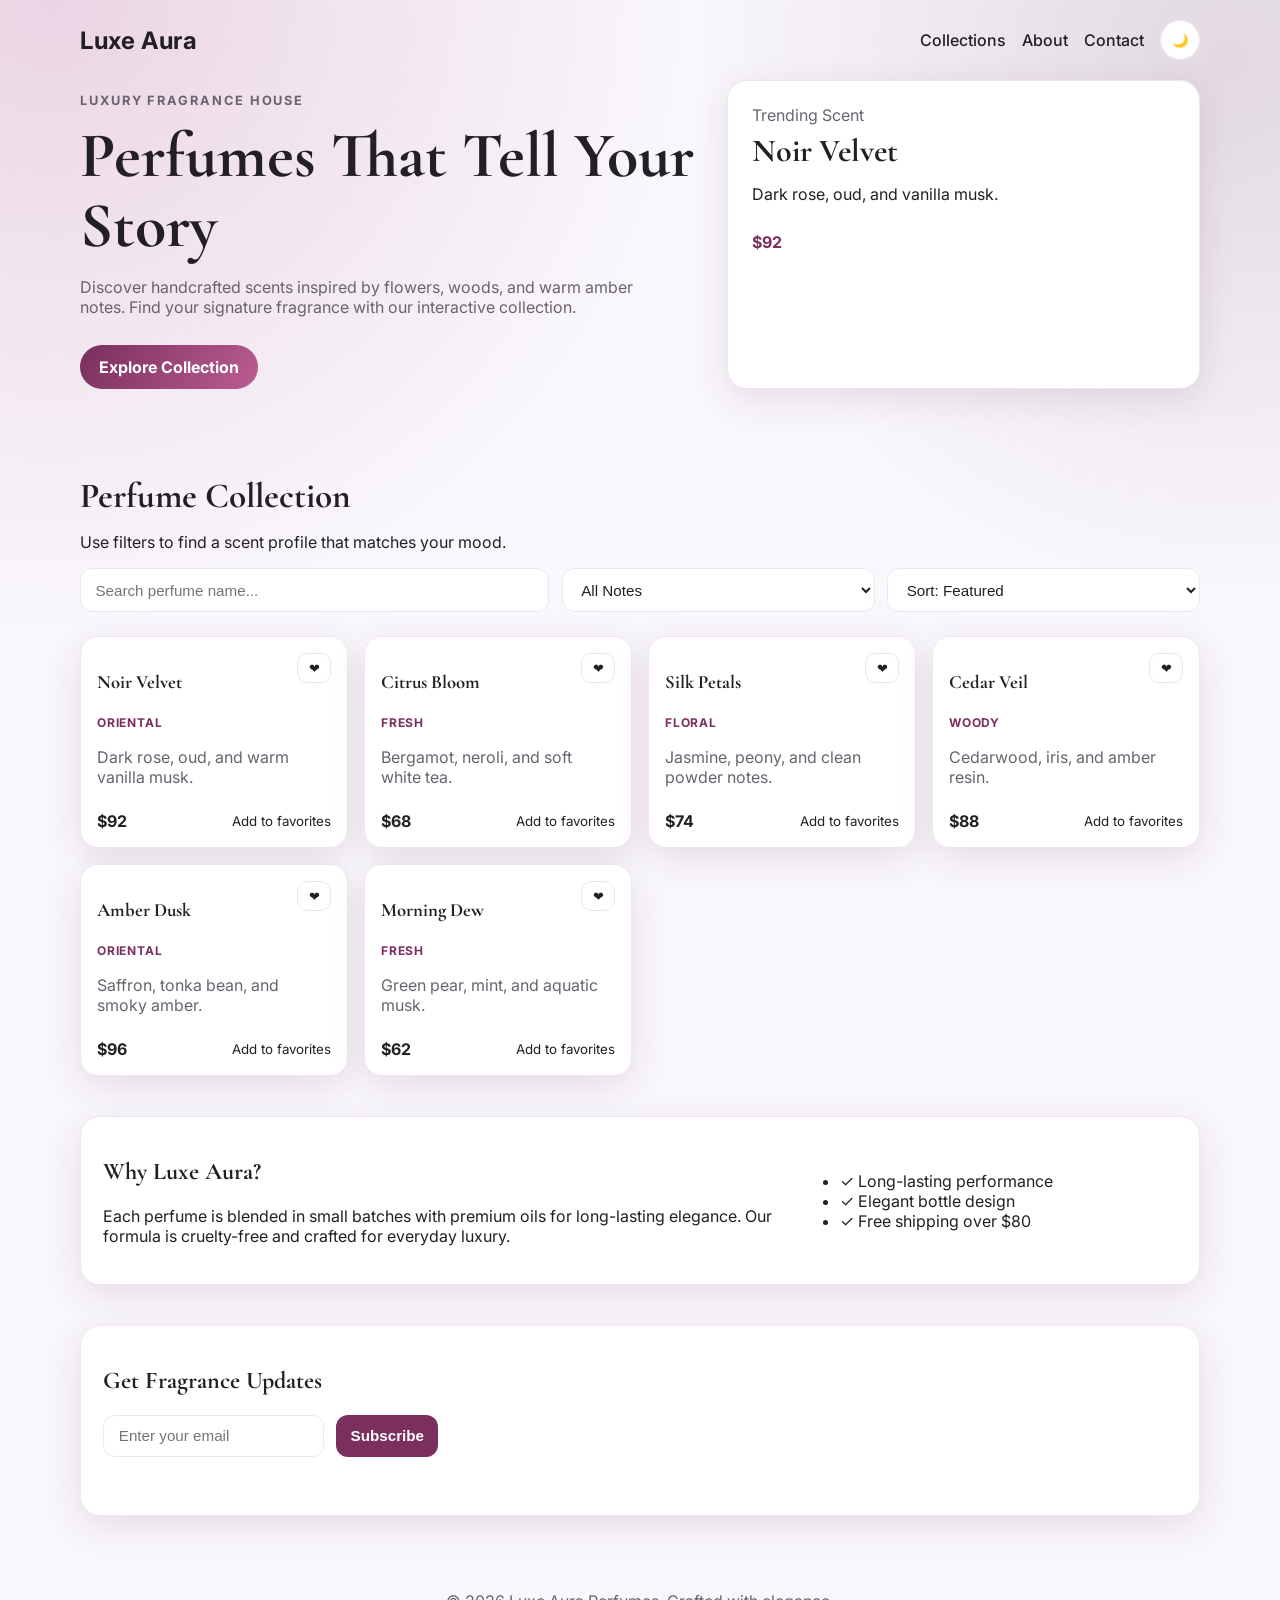
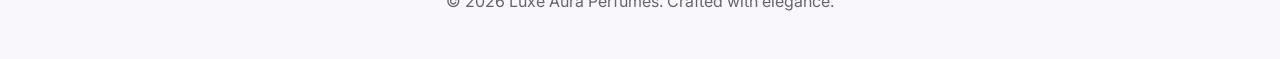
<file: index.html>
<!DOCTYPE html>
<html lang="en">
<head>
  <meta charset="UTF-8" />
  <meta name="viewport" content="width=device-width, initial-scale=1.0" />
  <title>Luxe Aura Perfumes</title>
  <meta name="description" content="An elegant perfume showcase with filtering, favorites, and interactive effects." />
  <link rel="preconnect" href="https://fonts.googleapis.com" />
  <link rel="preconnect" href="https://fonts.gstatic.com" crossorigin />
  <link href="https://fonts.googleapis.com/css2?family=Cormorant+Garamond:wght@500;700&family=Inter:wght@400;500;600;700&display=swap" rel="stylesheet" />
  <link rel="stylesheet" href="styles.css" />
</head>
<body>
  <div class="bg-glow" aria-hidden="true" ></div>

  <header class="site-header" id="top">
    <nav class="nav container">
      <a class="logo" href="#top">Luxe Aura</a>
      <div class="nav-links">
        <a href="#collections">Collections</a>
        <a href="#about">About</a>
        <a href="#contact">Contact</a>
        <button id="themeToggle" class="theme-btn" type="button" aria-label="Toggle dark mode">🌙</button>
      </div>
    </nav>

    <section class="hero container">
      <div class="hero-text">
        <p class="kicker">Luxury Fragrance House</p>
        <h1>Perfumes That Tell Your Story</h1>
        <p>
          Discover handcrafted scents inspired by flowers, woods, and warm amber notes.
          Find your signature fragrance with our interactive collection.
        </p>
        <a href="#collections" class="cta-btn">Explore Collection</a>
      </div>
      <div class="hero-card">
        <p class="hero-card-title">Trending Scent</p>
        <h2>Noir Velvet</h2>
        <p>Dark rose, oud, and vanilla musk.</p>
        <span class="price-tag">$92</span>
      </div>
    </section>
  </header>

  <main>
    <section id="collections" class="container section">
      <div class="section-head">
        <h2>Perfume Collection</h2>
        <p>Use filters to find a scent profile that matches your mood.</p>
      </div>

      <div class="controls">
        <input id="searchInput" type="text" placeholder="Search perfume name..." aria-label="Search perfume" />
        <select id="noteFilter" aria-label="Filter by note">
          <option value="all">All Notes</option>
          <option value="floral">Floral</option>
          <option value="woody">Woody</option>
          <option value="fresh">Fresh</option>
          <option value="oriental">Oriental</option>
        </select>
        <select id="sortSelect" aria-label="Sort perfumes">
          <option value="default">Sort: Featured</option>
          <option value="low-high">Price: Low to High</option>
          <option value="high-low">Price: High to Low</option>
          <option value="name">Name: A-Z</option>
        </select>
      </div>

      <div id="perfumeGrid" class="perfume-grid"></div>
    </section>

    <section id="about" class="container section about">
      <div>
        <h2>Why Luxe Aura?</h2>
        <p>
          Each perfume is blended in small batches with premium oils for long-lasting elegance.
          Our formula is cruelty-free and crafted for everyday luxury.
        </p>
      </div>
      <ul>
        <li>✓ Long-lasting performance</li>
        <li>✓ Elegant bottle design</li>
        <li>✓ Free shipping over $80</li>
      </ul>
    </section>

    <section id="contact" class="container section contact">
      <h2>Get Fragrance Updates</h2>
      <form id="newsletterForm" novalidate>
        <input id="emailInput" type="email" placeholder="Enter your email" required aria-label="Email address" />
        <button type="submit">Subscribe</button>
      </form>
      <p id="formMessage" class="form-message" aria-live="polite"></p>
    </section>
  </main>

  <footer class="site-footer">
    <p>© 2026 Luxe Aura Perfumes. Crafted with elegance.</p>
  </footer>

  <button id="toTopBtn" class="to-top" aria-label="Back to top">↑</button>

  <script src="script.js"></script>
</body>
</html>
</file>
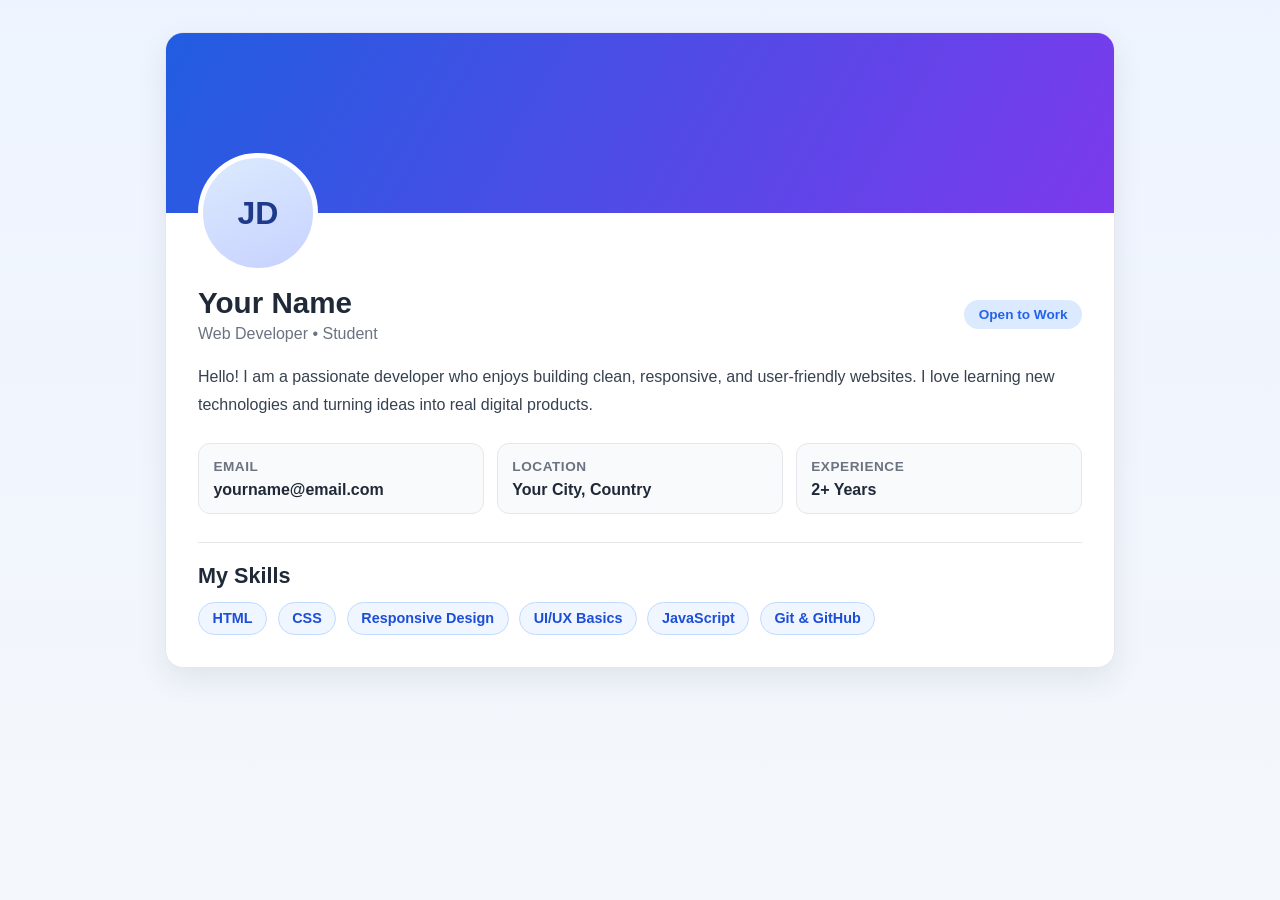
<file: profile.html>
<!DOCTYPE html>
<html lang="en">
<head>
  <meta charset="UTF-8" />
  <meta name="viewport" content="width=device-width, initial-scale=1.0" />
  <title>Portfolio Profile</title>
  <style>
    :root {
      --bg: #f4f7fb;
      --card: #ffffff;
      --text: #1f2937;
      --muted: #6b7280;
      --primary: #2563eb;
      --primary-soft: #dbeafe;
      --border: #e5e7eb;
      --shadow: 0 12px 30px rgba(15, 23, 42, 0.08);
    }

    * {
      box-sizing: border-box;
    }

    body {
      margin: 0;
      font-family: Arial, Helvetica, sans-serif;
      color: var(--text);
      background: linear-gradient(180deg, #eef4ff 0%, var(--bg) 100%);
      min-height: 100vh;
      padding: 2rem 1rem;
    }

    .container {
      max-width: 950px;
      margin: 0 auto;
    }

    .profile-card {
      background: var(--card);
      border: 1px solid var(--border);
      border-radius: 18px;
      box-shadow: var(--shadow);
      overflow: hidden;
    }

    .cover {
      height: 180px;
      background: linear-gradient(120deg, #215de0, #7c3aed);
    }

    .profile-main {
      padding: 0 2rem 2rem;
      position: relative;
    }

    .avatar {
      width: 120px;
      height: 120px;
      border-radius: 50%;
      border: 5px solid #fff;
      background: linear-gradient(160deg, #dbeafe, #c7d2fe);
      display: grid;
      place-items: center;
      font-size: 2rem;
      font-weight: 700;
      color: #1e3a8a;
      margin-top: -60px;
    }

    .top {
      display: flex;
      gap: 1.25rem;
      align-items: center;
      justify-content: space-between;
      flex-wrap: wrap;
      margin-top: 0.8rem;
    }

    .name-role h1 {
      margin: 0;
      font-size: 1.85rem;
    }

    .name-role p {
      margin: 0.35rem 0 0;
      color: var(--muted);
      font-size: 1rem;
    }

    .badge {
      background: var(--primary-soft);
      color: var(--primary);
      border-radius: 999px;
      padding: 0.45rem 0.9rem;
      font-size: 0.85rem;
      font-weight: 700;
      white-space: nowrap;
    }

    .bio {
      margin: 1.25rem 0 1.6rem;
      color: #374151;
      line-height: 1.7;
    }

    .info-grid {
      display: grid;
      grid-template-columns: repeat(3, minmax(0, 1fr));
      gap: 0.8rem;
      margin-bottom: 1.75rem;
    }

    .info-item {
      background: #f9fafb;
      border: 1px solid var(--border);
      border-radius: 12px;
      padding: 0.9rem;
    }

    .info-item h3 {
      margin: 0;
      font-size: 0.85rem;
      color: var(--muted);
      font-weight: 700;
      text-transform: uppercase;
      letter-spacing: 0.04em;
    }

    .info-item p {
      margin: 0.45rem 0 0;
      font-weight: 600;
    }

    .skills-section {
      border-top: 1px solid var(--border);
      padding-top: 1.25rem;
    }

    .skills-section h2 {
      margin: 0 0 0.8rem;
      font-size: 1.35rem;
    }

    .skills {
      display: flex;
      flex-wrap: wrap;
      gap: 0.65rem;
    }

    .skill {
      background: #eff6ff;
      color: #1d4ed8;
      border: 1px solid #bfdbfe;
      border-radius: 999px;
      padding: 0.45rem 0.85rem;
      font-size: 0.9rem;
      font-weight: 700;
    }

    @media (max-width: 780px) {
      .profile-main {
        padding: 0 1.1rem 1.3rem;
      }

      .info-grid {
        grid-template-columns: 1fr;
      }

      .name-role h1 {
        font-size: 1.55rem;
      }
    }
  </style>
</head>
<body>
  <div class="container">
    <section class="profile-card">
      <div class="cover"></div>

      <div class="profile-main">
        <div class="avatar">JD</div>

        <div class="top">
          <div class="name-role">
            <h1>Your Name</h1>
            <p>Web Developer • Student</p>
          </div>
          <span class="badge">Open to Work</span>
        </div>

        <p class="bio">
          Hello! I am a passionate developer who enjoys building clean, responsive, and user-friendly websites.
          I love learning new technologies and turning ideas into real digital products.
        </p>

        <div class="info-grid">
          <article class="info-item">
            <h3>Email</h3>
            <p>yourname@email.com</p>
          </article>
          <article class="info-item">
            <h3>Location</h3>
            <p>Your City, Country</p>
          </article>
          <article class="info-item">
            <h3>Experience</h3>
            <p>2+ Years</p>
          </article>
        </div>

        <div class="skills-section">
          <h2>My Skills</h2>
          <div class="skills">
            <span class="skill">HTML</span>
            <span class="skill">CSS</span>
            <span class="skill">Responsive Design</span>
            <span class="skill">UI/UX Basics</span>
            <span class="skill">JavaScript</span>
            <span class="skill">Git & GitHub</span>
          </div>
        </div>
      </div>
    </section>
  </div>
</body>
</html>
</file>
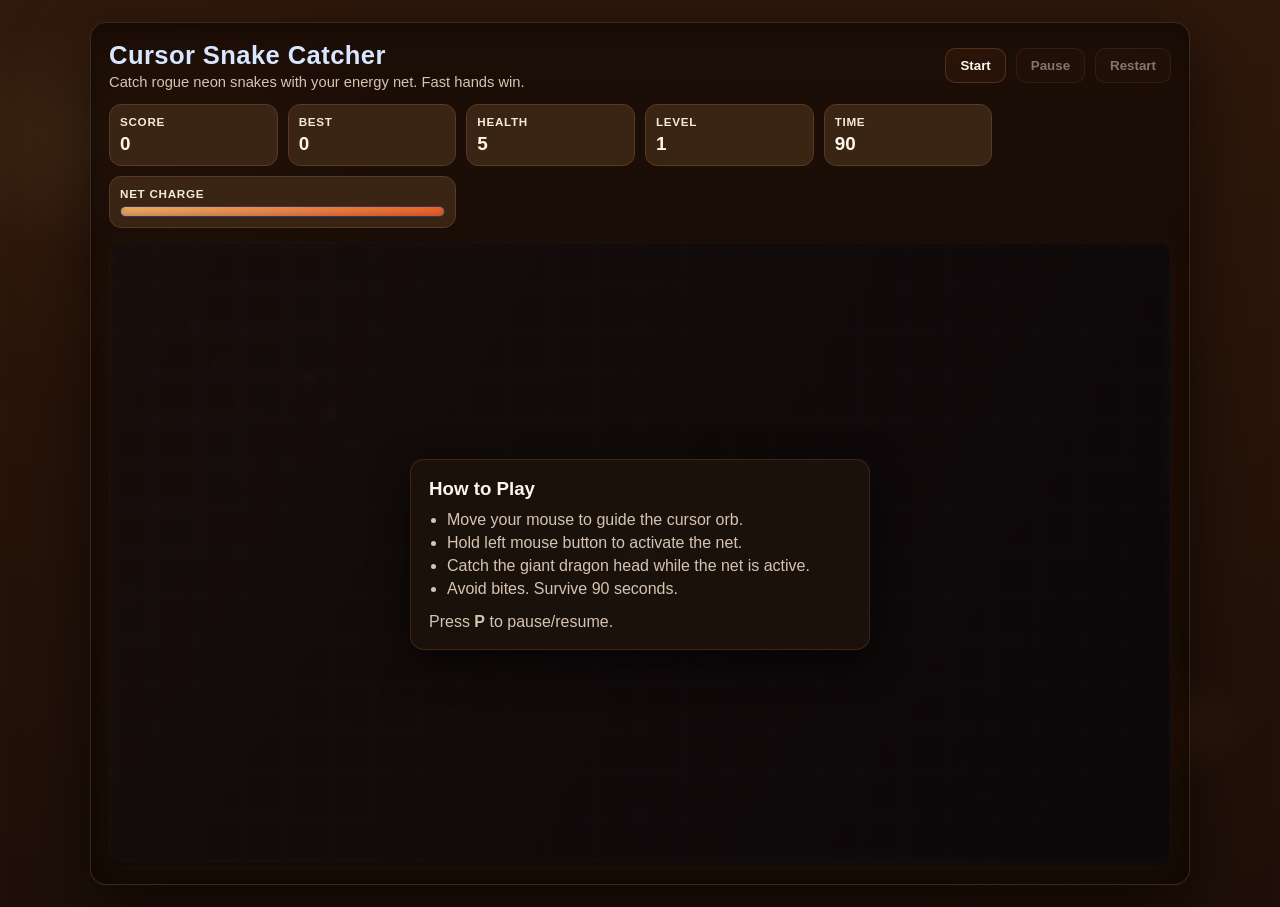
<file: project1/curser.html>
<!DOCTYPE html>
<html lang="en">
<head>
	<meta charset="UTF-8">
	<meta name="viewport" content="width=device-width, initial-scale=1.0">
	<title>Cursor Snake Catcher</title>
	<link rel="stylesheet" href="curser.css">
</head>
<body>
	<main class="game-shell">
		<header class="topbar">
			<div>
				<h1>Cursor Snake Catcher</h1>
				<p class="subtitle">Catch rogue neon snakes with your energy net. Fast hands win.</p>
			</div>
			<div class="actions">
				<button id="startBtn">Start</button>
				<button id="pauseBtn" disabled>Pause</button>
				<button id="restartBtn" disabled>Restart</button>
			</div>
		</header>

		<section class="hud">
			<article>
				<h2>Score</h2>
				<p id="score">0</p>
			</article>
			<article>
				<h2>Best</h2>
				<p id="bestScore">0</p>
			</article>
			<article>
				<h2>Health</h2>
				<p id="health">5</p>
			</article>
			<article>
				<h2>Level</h2>
				<p id="level">1</p>
			</article>
			<article>
				<h2>Time</h2>
				<p id="time">90</p>
			</article>
			<article class="wide">
				<h2>Net Charge</h2>
				<div class="meter"><span id="chargeBar"></span></div>
			</article>
		</section>

		<section class="arena-wrap">
			<canvas id="gameCanvas" width="960" height="560" aria-label="Cursor Snake Catcher game"></canvas>
			<div id="overlay" class="overlay show">
				<div class="panel">
					<h3>How to Play</h3>
					<ul>
						<li>Move your mouse to guide the cursor orb.</li>
						<li>Hold left mouse button to activate the net.</li>
						<li>Catch the giant dragon head while the net is active.</li>
						<li>Avoid bites. Survive 90 seconds.</li>
					</ul>
					<p>Press <strong>P</strong> to pause/resume.</p>
				</div>
			</div>
		</section>
	</main>

	<script src="curser.js"></script>
</body>
</html>
</file>
<file: styles.css>
:root {
  --bg: #f9f7fb;
  --surface: #ffffff;
  --text: #222022;
  --muted: #69636f;
  --border: #ece6f2;
  --accent: #7a2f5e;
  --accent-2: #bb5d91;
  --shadow: 0 10px 35px rgba(99, 36, 74, 0.12);
}

body.dark {
  --bg: #000000;
  --surface: #1d1822;
  --text: #f4edf7;
  --muted: #b9adbf;
  --border: #2e2635;
  --accent: #e3a5c9;
  --accent-2: #f5c7e3;
  --shadow: 0 10px 35px rgba(0, 0, 0, 0.35);
}

* {
  box-sizing: border-box;
}

html,
body {
  margin: 0;
  scroll-behavior: smooth;
}

body {
  font-family: Inter, Arial, sans-serif;
  color: var(--text);
  background: var(--bg);
}

h1,
h2,
h3 {
  font-family: "Cormorant Garamond", serif;
  line-height: 1.1;
}

.container {
  width: min(1120px, 92%);
  margin: 0 auto;
}

.bg-glow {
  position: fixed;
  inset: -200px;
  background:
    radial-gradient(circle at 15% 15%, rgba(186, 94, 146, 0.22), transparent 35%),
    radial-gradient(circle at 85% 20%, rgba(108, 57, 92, 0.16), transparent 30%);
  pointer-events: none;
  z-index: -1;
}

.site-header {
  padding-bottom: 3rem;
}

.nav {
  display: flex;
  justify-content: space-between;
  align-items: center;
  padding: 1.25rem 0;
}

.logo {
  color: var(--text);
  text-decoration: none;
  font-size: 1.5rem;
  font-weight: 700;
  letter-spacing: 0.6px;
}

.nav-links {
  display: flex;
  align-items: center;
  gap: 1rem;
}

.nav-links a {
  color: var(--text);
  text-decoration: none;
  font-weight: 500;
}

.theme-btn {
  border: 1px solid var(--border);
  background: var(--surface);
  color: var(--text);
  border-radius: 999px;
  width: 40px;
  height: 40px;
  cursor: pointer;
}

.hero {
  display: grid;
  grid-template-columns: 1.3fr 1fr;
  gap: 2rem;
  align-items: stretch;
}

.hero-text h1 {
  font-size: clamp(2.2rem, 5vw, 4rem);
  margin: 0.2rem 0 1rem;
}

.hero-text p {
  color: var(--muted);
  max-width: 58ch;
}

.kicker {
  text-transform: uppercase;
  letter-spacing: 0.12rem;
  font-size: 0.8rem;
  color: var(--accent);
  font-weight: 700;
}

.cta-btn {
  display: inline-block;
  margin-top: 0.75rem;
  background: linear-gradient(120deg, var(--accent), var(--accent-2));
  color: #fff;
  text-decoration: none;
  font-weight: 700;
  padding: 0.75rem 1.2rem;
  border-radius: 999px;
}

.hero-card {
  background: var(--surface);
  border: 1px solid var(--border);
  border-radius: 20px;
  padding: 1.5rem;
  box-shadow: var(--shadow);
}

.hero-card-title {
  margin: 0;
  color: var(--muted);
}

.hero-card h2 {
  font-size: 2rem;
  margin: 0.5rem 0;
}

.price-tag {
  display: inline-block;
  margin-top: 0.75rem;
  font-weight: 700;
  color: var(--accent);
}

.section {
  margin: 2.5rem auto;
}

.section-head h2 {
  font-size: 2.2rem;
  margin-bottom: 0.2rem;
}

.controls {
  display: grid;
  grid-template-columns: 1.5fr 1fr 1fr;
  gap: 0.8rem;
  margin: 1rem 0 1.5rem;
}

.controls input,
.controls select,
.contact input,
.contact button {
  border: 1px solid var(--border);
  border-radius: 12px;
  padding: 0.72rem 0.9rem;
  background: var(--surface);
  color: var(--text);
  font-size: 0.95rem;
}

.perfume-grid {
  display: grid;
  grid-template-columns: repeat(auto-fit, minmax(220px, 1fr));
  gap: 1rem;
}

.perfume-card {
  background: var(--surface);
  border: 1px solid var(--border);
  border-radius: 18px;
  padding: 1rem;
  box-shadow: var(--shadow);
}

.perfume-top {
  display: flex;
  justify-content: space-between;
  align-items: flex-start;
  gap: 0.5rem;
}

.note-chip {
  display: inline-block;
  margin-top: 0.2rem;
  font-size: 0.75rem;
  text-transform: uppercase;
  letter-spacing: 0.05rem;
  color: var(--accent);
  font-weight: 700;
}

.perfume-card p {
  color: var(--muted);
  min-height: 48px;
}

.card-actions {
  display: flex;
  justify-content: space-between;
  align-items: center;
}

.price {
  font-weight: 700;
}

.fav-btn {
  border: 1px solid var(--border);
  background: transparent;
  color: var(--text);
  border-radius: 10px;
  cursor: pointer;
  padding: 0.4rem 0.65rem;
}

.fav-btn.active {
  border-color: #ff6b9f;
  color: #ff6b9f;
}

.about,
.contact {
  background: var(--surface);
  border: 1px solid var(--border);
  border-radius: 20px;
  box-shadow: var(--shadow);
  padding: 1.4rem;
}

.about {
  display: grid;
  grid-template-columns: 2fr 1fr;
  gap: 1rem;
}

.about ul {
  margin: 0;
  padding-left: 1rem;
  align-self: center;
}

.contact form {
  display: flex;
  gap: 0.75rem;
  flex-wrap: wrap;
}

.contact button {
  background: var(--accent);
  color: #fff;
  border: none;
  font-weight: 700;
  cursor: pointer;
}

.form-message {
  min-height: 1.25rem;
  margin-bottom: 0;
  color: var(--muted);
}

.site-footer {
  text-align: center;
  color: var(--muted);
  padding: 1.2rem 0 2rem;
}

.to-top {
  position: fixed;
  right: 1rem;
  bottom: 1rem;
  width: 40px;
  height: 40px;
  border-radius: 50%;
  border: none;
  cursor: pointer;
  background: var(--accent);
  color: #fff;
  display: none;
}

.to-top.show {
  display: block;
}

@media (max-width: 860px) {
  .hero,
  .about {
    grid-template-columns: 1fr;
  }

  .controls {
    grid-template-columns: 1fr;
  }
}
</file>
<file: project1/curser.css>
:root {
    --bg: #2b1608;
    --surface: #3a2413;
    --line: #5a3927;
    --text: #fff6ea;
    --muted: #d6c4b3;
    --accent: #ffb86b;
    --accent-2: #b86b3f;
    --danger: #ff5a2e;
    --good: #8aff8a;
    --ember-a: rgba(255, 172, 92, 0.14);
    --ember-b: rgba(255, 106, 37, 0.10);
}

@keyframes auroraShift {
    0% {
        transform: translate3d(-3%, 0, 0) scale(1);
    }
    50% {
        transform: translate3d(3%, -2%, 0) scale(1.06);
    }
    100% {
        transform: translate3d(-3%, 0, 0) scale(1);
    }
}

@keyframes starPulse {
    0%,
    100% {
        opacity: 0.45;
    }
    50% {
        opacity: 0.8;
    }
}

@keyframes shellBreath {
    0%,
    100% {
        box-shadow: 0 24px 70px rgba(0, 0, 0, 0.5), 0 0 0 1px rgba(97, 169, 255, 0.08) inset;
    }
    50% {
        box-shadow: 0 28px 80px rgba(0, 0, 0, 0.58), 0 0 0 1px rgba(97, 169, 255, 0.2) inset;
    }
}

@keyframes borderSweep {
    from {
        transform: rotate(0deg);
    }
    to {
        transform: rotate(360deg);
    }
}

@keyframes gridDrift {
    from {
        background-position: 0 0, 0 0;
    }
    to {
        background-position: 180px 140px, -140px 180px;
    }
}

* {
    box-sizing: border-box;
    margin: 0;
    padding: 0;
}

body {
    font-family: "Segoe UI", Tahoma, Geneva, Verdana, sans-serif;
    color: var(--text);
    background: radial-gradient(1200px 600px at 10% 15%, #3b2413 0%, transparent 20%),
                radial-gradient(900px 400px at 85% 80%, #432913 0%, transparent 18%),
                linear-gradient(180deg, #2f180b 0%, #1d0f08 100%);
    min-height: 100vh;
    display: grid;
    place-items: center;
    padding: 22px;
    position: relative;
    overflow: hidden;
    isolation: isolate;
}

body::before,
body::after {
    content: "";
    position: fixed;
    inset: -10%;
    pointer-events: none;
    z-index: -2;
}

body::before {
    background-image: radial-gradient(rgba(0,0,0,0.18) 0%, transparent 40%),
                      repeating-linear-gradient(45deg, rgba(255,255,255,0.01) 0 2px, transparent 2px 6px);
    mix-blend-mode: overlay;
    opacity: 0.65;
}

body::after {
    background-image: radial-gradient(circle at 20% 25%, rgba(255,160,80,0.04), transparent 20%),
                      radial-gradient(circle at 80% 80%, rgba(255,90,20,0.02), transparent 18%);
}

.game-shell {
    width: min(1100px, 100%);
    background: linear-gradient(180deg, rgba(24,12,6,0.82), rgba(16,9,5,0.72));
    border: 1px solid rgba(90,57,35,0.6);
    border-radius: 16px;
    padding: 18px;
    box-shadow: 0 18px 68px rgba(0, 0, 0, 0.6), 0 4px 18px rgba(0,0,0,0.3) inset;
    backdrop-filter: blur(4px);
    position: relative;
    overflow: hidden;
    animation: none;
}

.game-shell::before {
    display: none;
}

.game-shell::after {
    display: none;
}

.topbar {
    display: flex;
    justify-content: space-between;
    align-items: center;
    gap: 14px;
    margin-bottom: 14px;
}

h1 {
    letter-spacing: 0.4px;
    font-size: 1.6rem;
    color: #d8e6ff;
}

.subtitle {
    color: var(--muted);
    font-size: 0.92rem;
    margin-top: 4px;
}

.actions {
    display: flex;
    gap: 10px;
}

button {
    border: 1px solid rgba(120,70,40,0.55);
    background: linear-gradient(160deg, #2b1508, #26120a);
    color: var(--text);
    border-radius: 10px;
    padding: 9px 14px;
    font-weight: 600;
    cursor: pointer;
    transition: all 0.18s ease;
}

button:hover:not(:disabled) {
    border-color: rgba(255,180,100,0.95);
    box-shadow: 0 6px 18px rgba(255,140,50,0.12);
    transform: translateY(-1px);
}

button:disabled {
    opacity: 0.45;
    cursor: not-allowed;
}

.hud {
    display: grid;
    grid-template-columns: repeat(6, minmax(80px, 1fr));
    gap: 10px;
    margin-bottom: 14px;
}

.hud article {
    background: var(--surface);
    border: 1px solid var(--line);
    border-radius: 12px;
    padding: 10px;
}

.hud h2 {
    color: #f5e9d8;
    font-size: 0.73rem;
    text-transform: uppercase;
    letter-spacing: 0.7px;
    margin-bottom: 5px;
}

.hud p {
    font-size: 1.18rem;
    font-weight: 700;
    color: var(--text);
}

.hud .wide {
    grid-column: span 2;
}

.meter {
    width: 100%;
    height: 11px;
    background: #060913;
    border: 1px solid #2f3864;
    border-radius: 999px;
    overflow: hidden;
    margin-top: 6px;
}

#chargeBar {
    width: 100%;
    height: 100%;
    display: block;
    background: linear-gradient(90deg, #ffb86b, #ff6b2e);
    box-shadow: inset 0 -4px 10px rgba(0,0,0,0.25);
    transition: width 0.08s linear;
}

.arena-wrap {
    position: relative;
}

canvas {
    width: 100%;
    height: auto;
    border-radius: 12px;
    border: 1px solid rgba(80, 50, 28, 0.58);
    background: linear-gradient(180deg, #26140a 0%, #1a0c06 100%);
    box-shadow:
        inset 0 0 64px rgba(0, 0, 0, 0.6),
        0 8px 30px rgba(40, 20, 8, 0.5);
}

.overlay {
    position: absolute;
    inset: 0;
    display: none;
    align-items: center;
    justify-content: center;
    background: rgba(5, 8, 16, 0.5);
    backdrop-filter: blur(3px);
    border-radius: 12px;
}

.overlay.show {
    display: flex;
}

.panel {
    width: min(460px, 92%);
    background: rgba(28, 18, 12, 0.98);
    border: 1px solid rgba(90,50,28,0.6);
    border-radius: 14px;
    padding: 18px;
    box-shadow: 0 12px 38px rgba(0, 0, 0, 0.6);
}

@media (prefers-reduced-motion: reduce) {
    *,
    *::before,
    *::after {
        animation: none !important;
        transition: none !important;
    }
}

.panel h3 {
    margin-bottom: 8px;
}

.panel ul {
    margin-left: 18px;
    margin-bottom: 12px;
    color: var(--muted);
    line-height: 1.45;
}

.panel p {
    color: var(--muted);
}

@media (max-width: 860px) {
    .topbar {
        flex-direction: column;
        align-items: flex-start;
    }

    .hud {
        grid-template-columns: repeat(3, minmax(80px, 1fr));
    }

    .hud .wide {
        grid-column: span 3;
    }
}

@media (max-width: 540px) {
    body {
        padding: 10px;
    }

    .game-shell {
        padding: 12px;
    }

    .hud {
        grid-template-columns: repeat(2, minmax(80px, 1fr));
    }

    .hud .wide {
        grid-column: span 2;
    }
}
</file>
